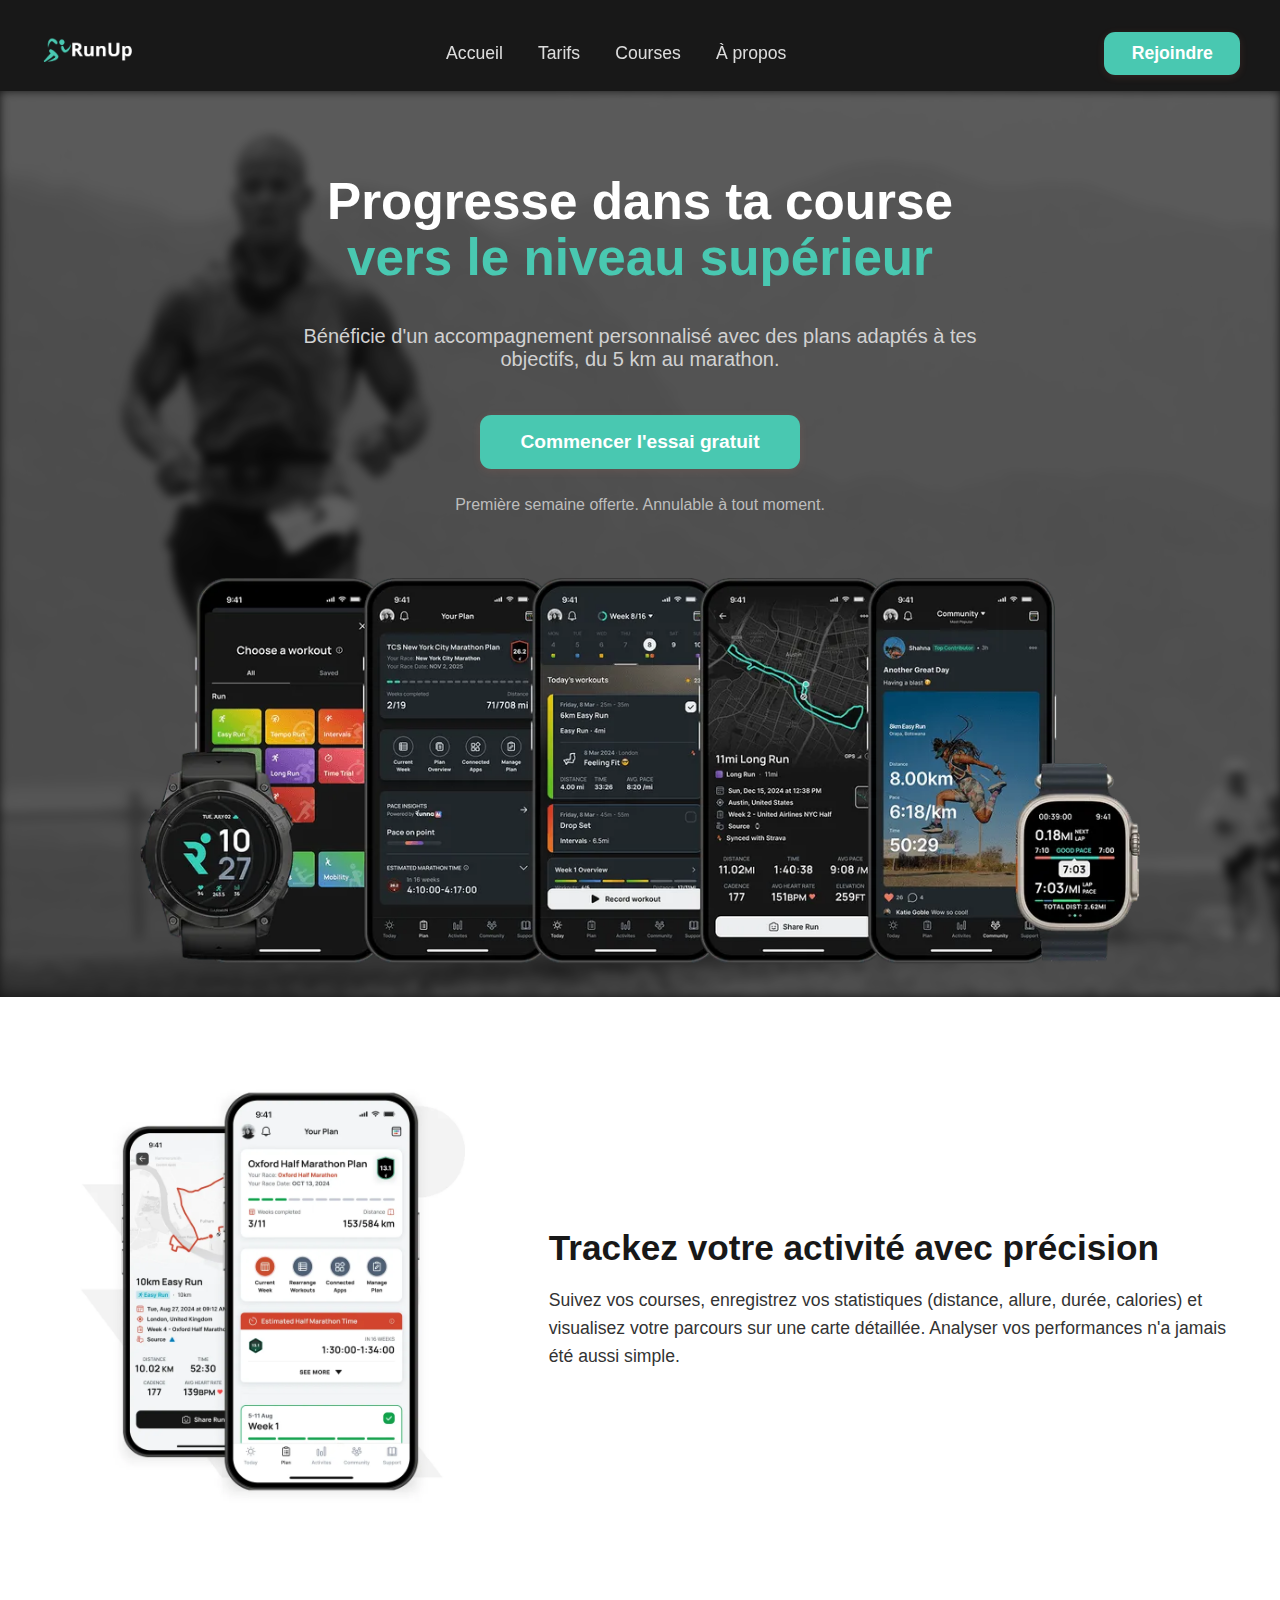
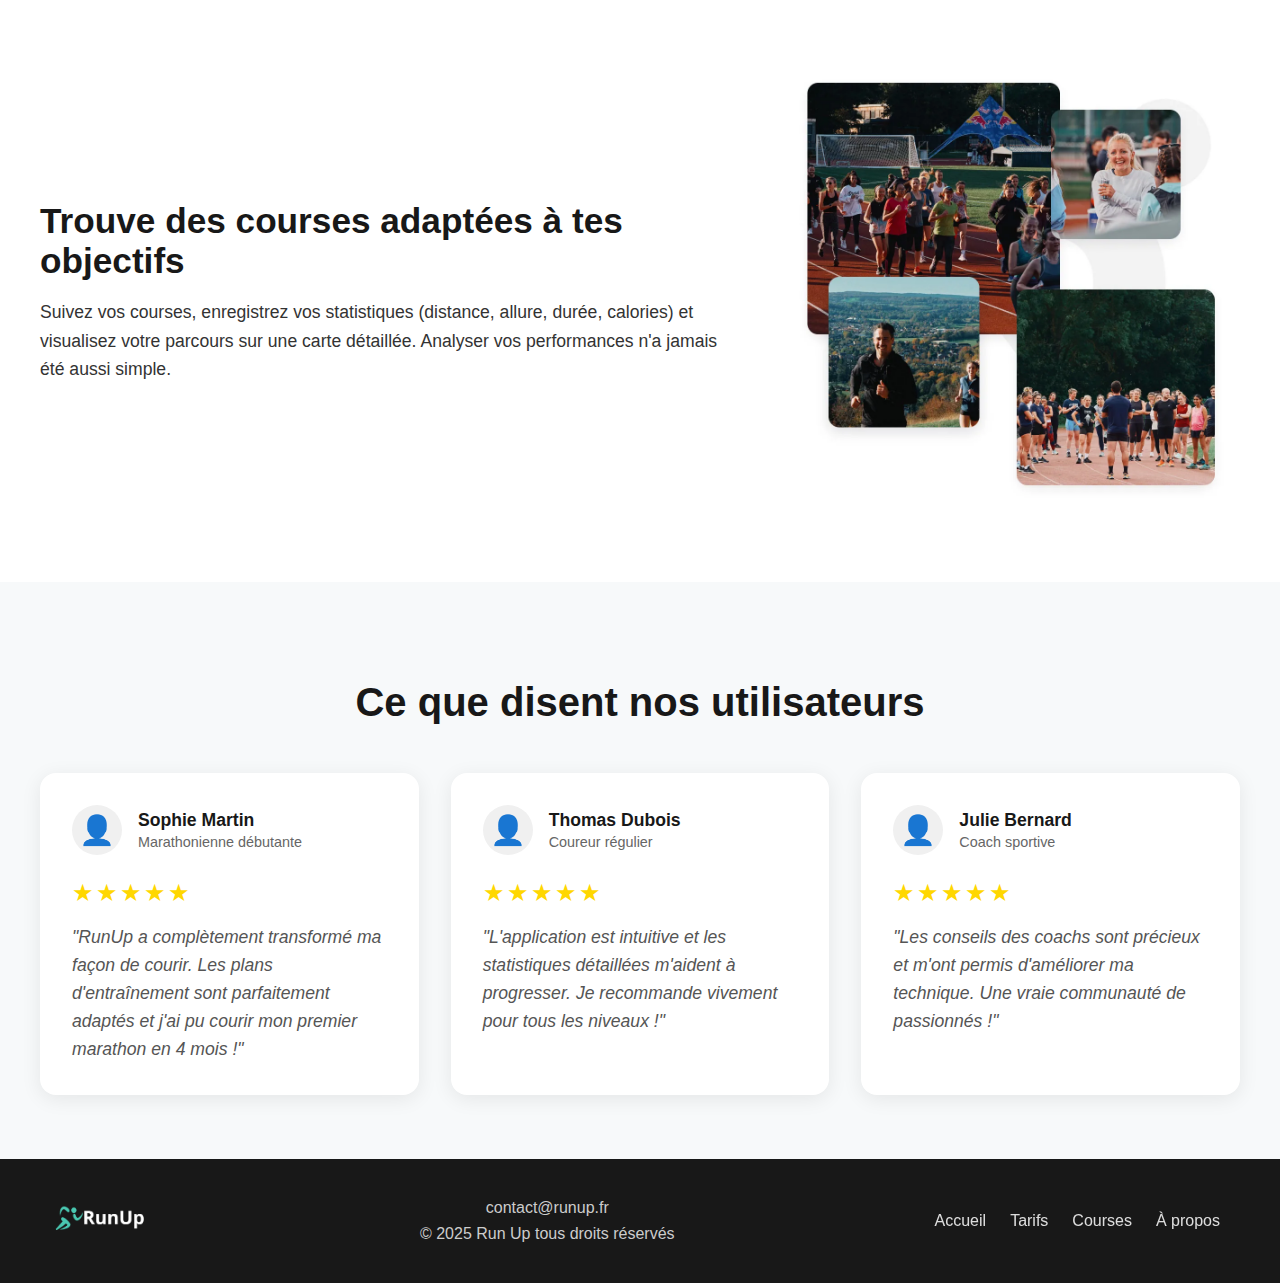
<file: Projet/index.html>
<!DOCTYPE html>
<html lang="fr">
<head>
    <meta charset="UTF-8">
    <meta name="viewport" content="width=device-width, initial-scale=1.0">
    <title>RunUp - L'app de running</title>
    <link rel="stylesheet" href="style.css">
</head>
<body>
    <header>
        <nav class="navbar dark">
            <div class="logo">
                <a href="index.html">
                    <img src="img/logo.png" alt="RunUp Logo" style="max-width: 80%; height: auto; border-radius: 1.2rem;">
                </a>
            </div>
            <ul class="nav-links">
                <li><a href="index.html">Accueil</a></li>
                <li><a href="pricing.html">Tarifs</a></li>
                <li><a href="courses.html">Courses</a></li>
                <li><a href="about.html">À propos</a></li>
            </ul>
            <a href="pricing.html" class="join-btn">Rejoindre</a>
        </nav>
    </header>
    <main>
        <section class="hero dark">
            <h1>Progresse dans ta course<br> <span class="accent">vers le niveau supérieur</span></h1>
            <p class="hero-sub">Bénéficie d'un accompagnement personnalisé avec des plans adaptés à tes objectifs, du 5 km au marathon.</p>
            <a href="pricing.html" class="cta-btn">Commencer l'essai gratuit</a>
            <p class="hero-note">Première semaine offerte. Annulable à tout moment.</p>
            <div class="app-images">
                <img src="img/app_hero.avif" alt="Aperçu de l'application RunUp" style="max-width: 100%; height: auto; border-radius: 1.2rem;">
            </div>
        </section>

        <div class="feature-section-wrapper">
            <section class="feature-section">
                <div class="feature-image">
                    <img src="img/preview_app.webp" alt="Aperçu de l'application RunUp - Suivi d'activité">
                </div>
                <div class="feature-content">
                    <h2>Trackez votre activité avec précision</h2>
                    <p>Suivez vos courses, enregistrez vos statistiques (distance, allure, durée, calories) et visualisez votre parcours sur une carte détaillée. Analyser vos performances n'a jamais été aussi simple.</p>
                </div>
            </section>
        </div>
        <div class="feature-section-wrapper">
            <section class="feature-section">
                <div class="feature-content">
                    <h2>Trouve des courses adaptées à tes objectifs</h2>
                    <p>Suivez vos courses, enregistrez vos statistiques (distance, allure, durée, calories) et visualisez votre parcours sur une carte détaillée. Analyser vos performances n'a jamais été aussi simple.</p>
                </div>
                <div class="feature-image">
                    <img src="img/preview_courses.webp" alt="Aperçu de l'application RunUp - Suivi d'activité">
                </div>
            </section>
        </div>
    </main>

    <section class="testimonials-section">
        <h2 class="section-title">Ce que disent nos utilisateurs</h2>
        <div class="testimonials-container">
            <div class="testimonial-card">
                <div class="testimonial-author">
                    <div class="author-icon">👤</div>
                    <div class="author-info">
                        <h4>Sophie Martin</h4>
                        <p>Marathonienne débutante</p>
                    </div>
                </div>
                <div class="testimonial-content">
                    <div class="stars">★★★★★</div>
                    <p>"RunUp a complètement transformé ma façon de courir. Les plans d'entraînement sont parfaitement adaptés et j'ai pu courir mon premier marathon en 4 mois !"</p>
                </div>
            </div>

            <div class="testimonial-card">
                <div class="testimonial-author">
                    <div class="author-icon">👤</div>
                    <div class="author-info">
                        <h4>Thomas Dubois</h4>
                        <p>Coureur régulier</p>
                    </div>
                </div>
                <div class="testimonial-content">
                    <div class="stars">★★★★★</div>
                    <p>"L'application est intuitive et les statistiques détaillées m'aident à progresser. Je recommande vivement pour tous les niveaux !"</p>
                </div>
            </div>

            <div class="testimonial-card">
                <div class="testimonial-author">
                    <div class="author-icon">👤</div>
                    <div class="author-info">
                        <h4>Julie Bernard</h4>
                        <p>Coach sportive</p>
                    </div>
                </div>
                <div class="testimonial-content">
                    <div class="stars">★★★★★</div>
                    <p>"Les conseils des coachs sont précieux et m'ont permis d'améliorer ma technique. Une vraie communauté de passionnés !"</p>
                </div>
            </div>
        </div>
    </section>

    <footer>
        <nav class="footer-nav">
            <div class="logo">
                <a href="index.html">
                    <img src="img/logo.png" alt="RunUp Logo" style="max-width: 80%; height: auto; border-radius: 1.2rem;">
                </a>
            </div>
            <div class="footer-info">
                <p>contact@runup.fr</p>
                <p>&copy; 2025 Run Up tous droits réservés</p>
            </div>
            <ul class="footer-links">
                <li><a href="index.html">Accueil</a></li>
                <li><a href="pricing.html">Tarifs</a></li>
                <li><a href="courses.html">Courses</a></li>
                <li><a href="about.html">À propos</a></li>
            </ul>
        </nav>
    </footer>
</body>
</html>
</file>
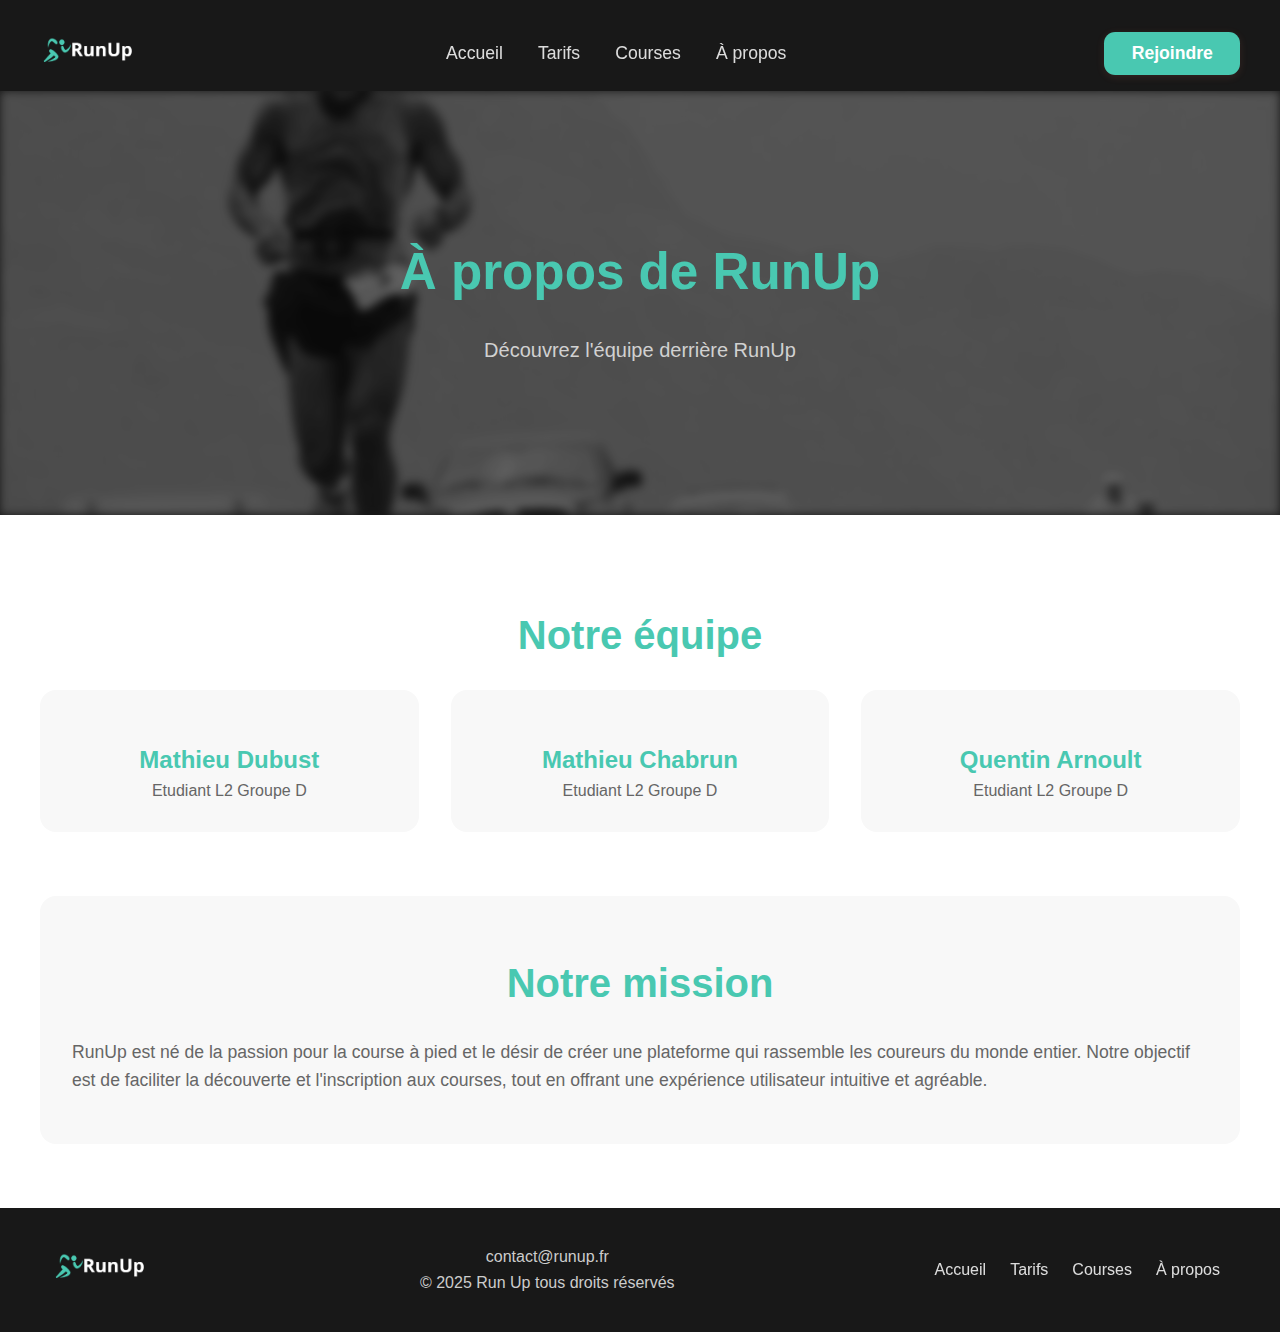
<file: Projet/about.html>
<!DOCTYPE html>
<html lang="fr">
<head>
    <meta charset="UTF-8">
    <meta name="viewport" content="width=device-width, initial-scale=1.0">
    <title>RunUp - À propos</title>
    <link rel="stylesheet" href="style.css">
</head>
<body class="about-html">
    <header>
        <nav class="navbar dark">
            <div class="logo">
                <a href="index.html">
                    <img src="img/logo.png" alt="RunUp Logo" style="max-width: 80%; height: auto; border-radius: 1.2rem;">
                </a>
            </div>
            <ul class="nav-links">
                <li><a href="index.html">Accueil</a></li>
                <li><a href="pricing.html">Tarifs</a></li>
                <li><a href="courses.html">Courses</a></li>
                <li><a href="about.html">À propos</a></li>
            </ul>
            <a href="pricing.html" class="join-btn">Rejoindre</a>
        </nav>
    </header>
    <main>
        <section class="hero dark">
            <h1 class="accent">À propos de RunUp</h1>
            <p class="hero-sub">Découvrez l'équipe derrière RunUp</p>
        </section>

        <div class="about-section-wrapper">
            <section class="about-section">
                <h2>Notre équipe</h2>
                <div class="team-members">
                    <div class="team-member">
                        <h3>Mathieu Dubust</h3>
                        <p>Etudiant L2 Groupe D</p>
                    </div>
                    <div class="team-member">
                        <h3>Mathieu Chabrun</h3>
                        <p>Etudiant L2 Groupe D</p>
                    </div>
                    <div class="team-member">
                        <h3>Quentin Arnoult</h3>
                        <p>Etudiant L2 Groupe D</p>
                    </div>
                </div>
                <div class="about-content">
                    <h2>Notre mission</h2>
                    <p>RunUp est né de la passion pour la course à pied et le désir de créer une plateforme qui rassemble les coureurs du monde entier. Notre objectif est de faciliter la découverte et l'inscription aux courses, tout en offrant une expérience utilisateur intuitive et agréable.</p>
                </div>
            </section>
        </div>
    </main>
    <footer>
        <nav class="footer-nav">
            <div class="logo">
                <a href="index.html">
                    <img src="img/logo.png" alt="RunUp Logo" style="max-width: 80%; height: auto; border-radius: 1.2rem;">
                </a>
            </div>
            <div class="footer-info">
                <p>contact@runup.fr</p>
                <p>&copy; 2025 Run Up tous droits réservés</p>
            </div>
            <ul class="footer-links">
                <li><a href="index.html">Accueil</a></li>
                <li><a href="pricing.html">Tarifs</a></li>
                <li><a href="courses.html">Courses</a></li>
                <li><a href="about.html">À propos</a></li>
            </ul>
        </nav>
    </footer>
    <script src="script.js"></script>
</body>
</html>
</file>
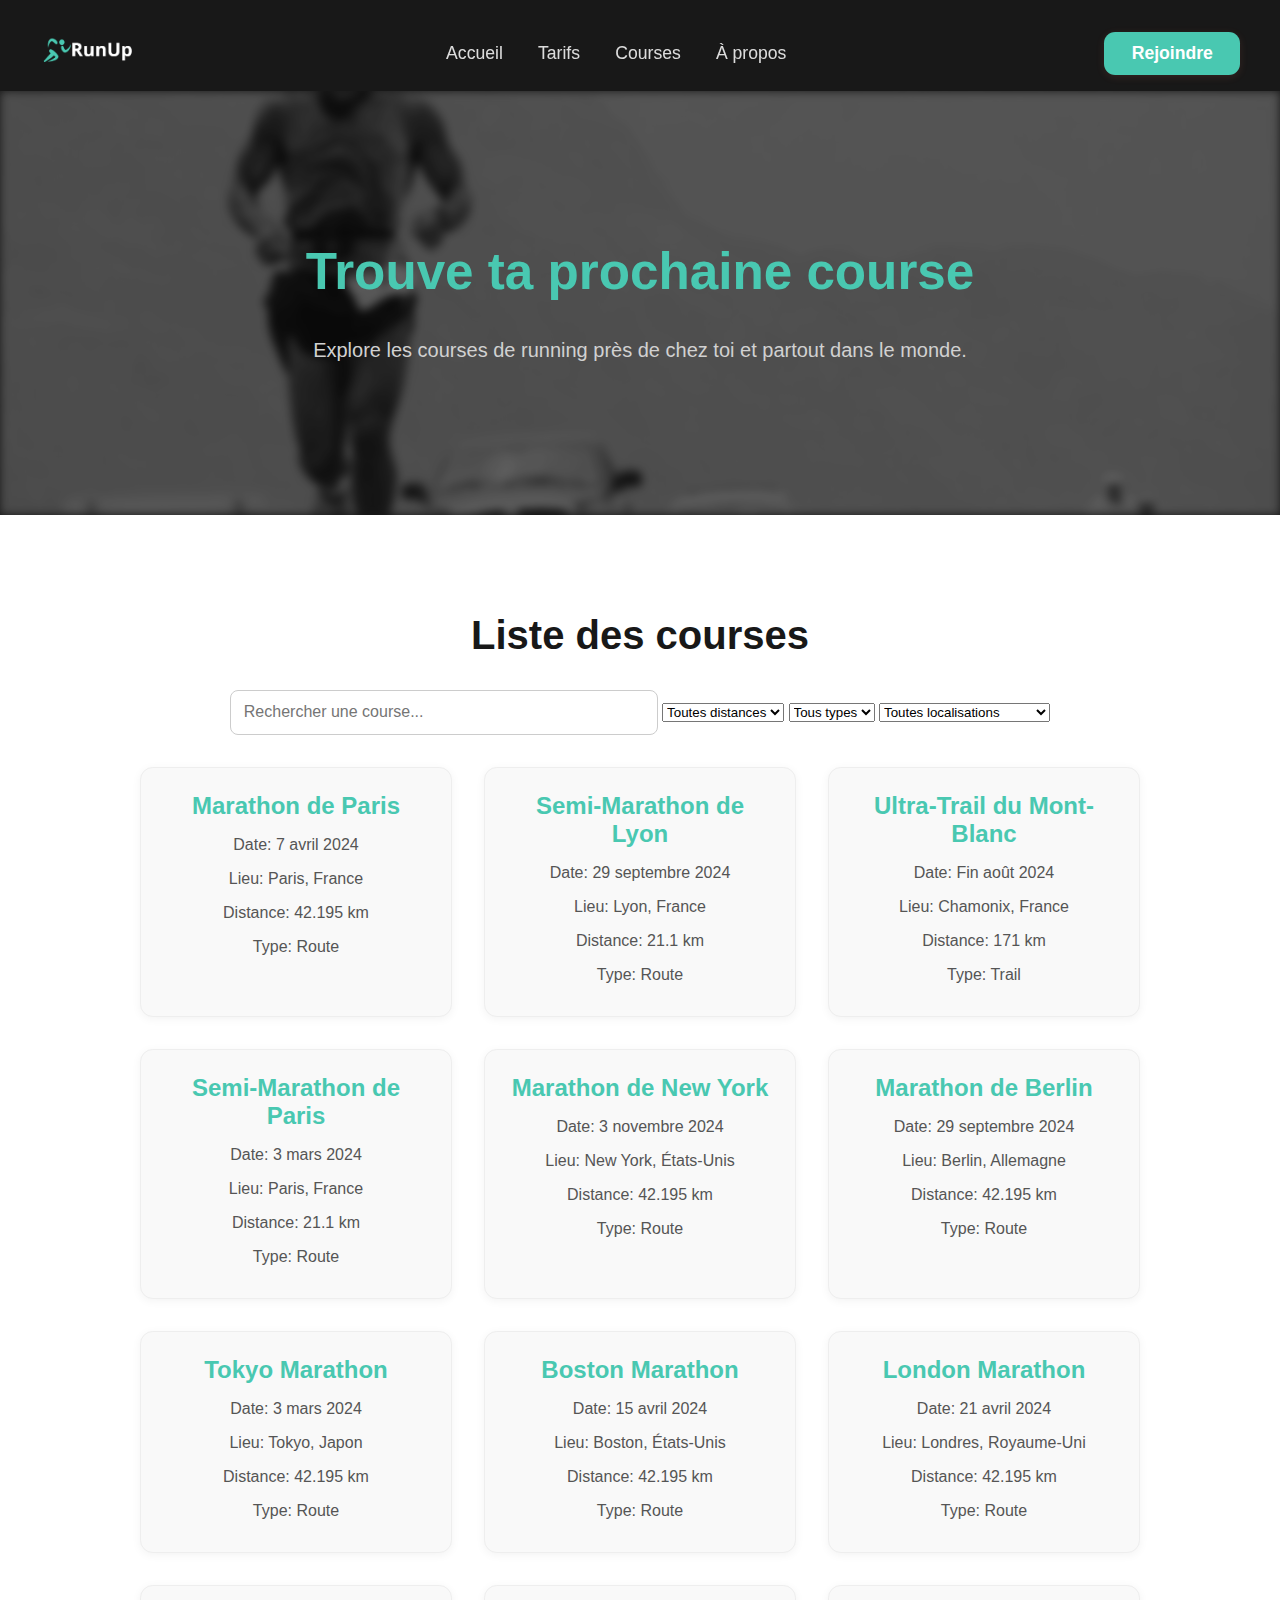
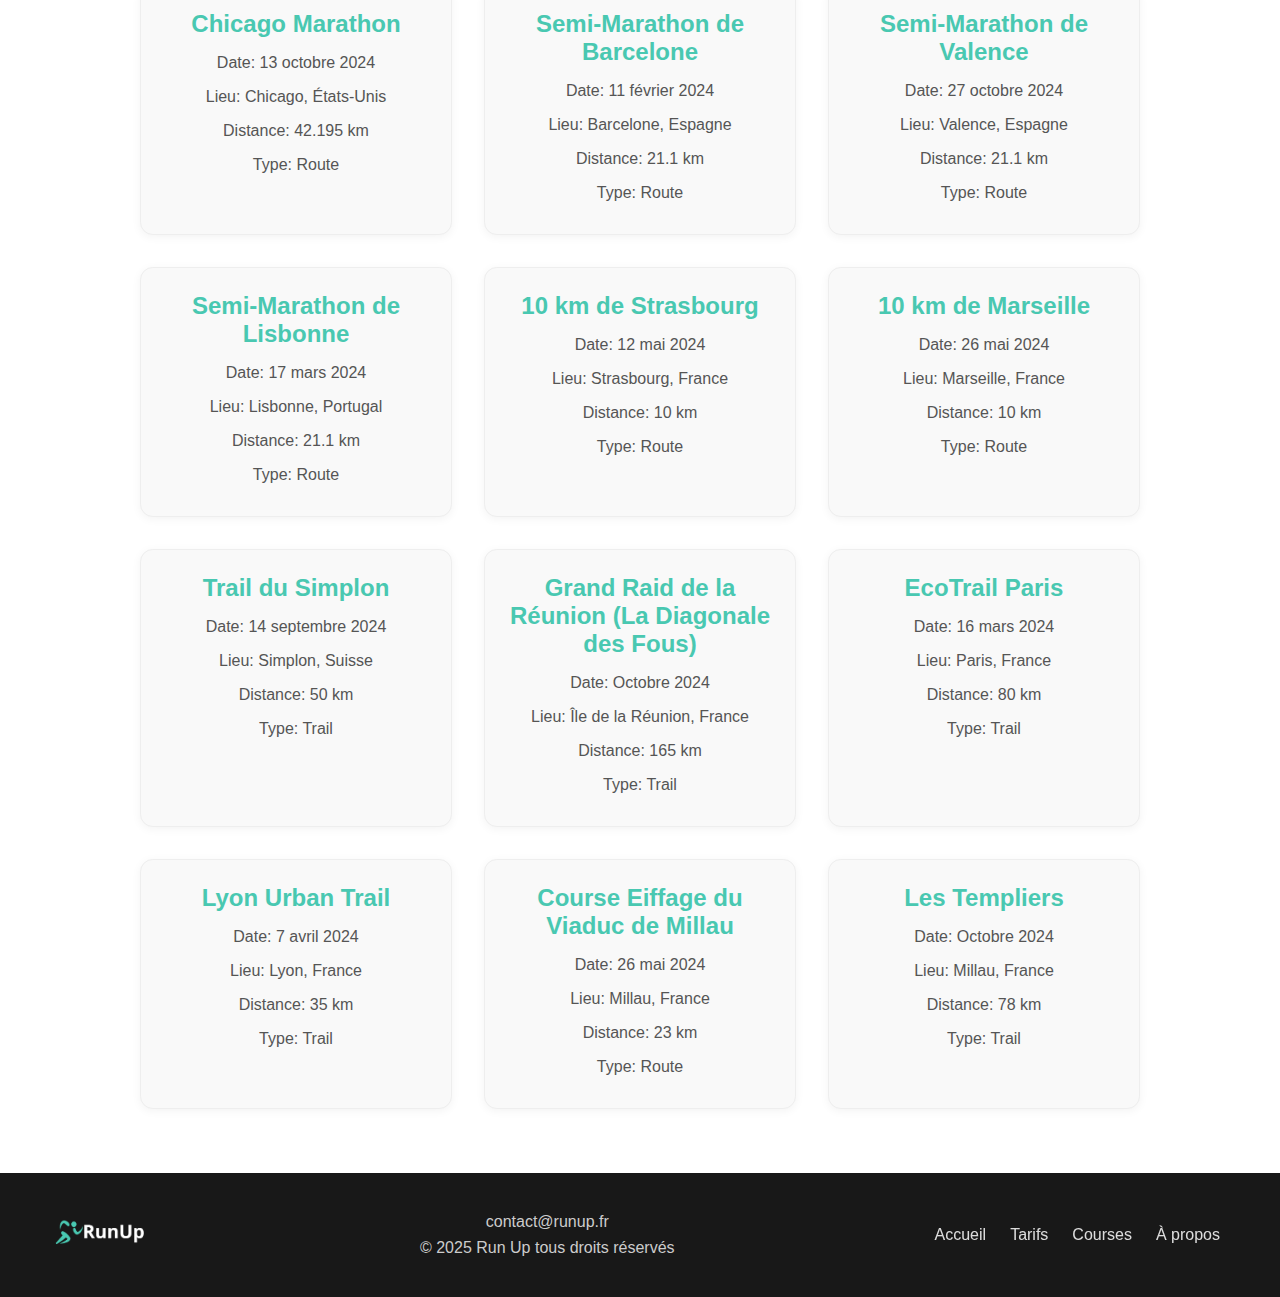
<file: Projet/courses.html>
<!DOCTYPE html>
<html lang="fr">
<head>
    <meta charset="UTF-8">
    <meta name="viewport" content="width=device-width, initial-scale=1.0">
    <title>RunUp - Courses</title>
    <link rel="stylesheet" href="style.css">
</head>
<body class="courses-html">
    <header>
        <nav class="navbar dark">
            <div class="logo">
                <a href="index.html">
                    <img src="img/logo.png" alt="RunUp Logo" style="max-width: 80%; height: auto; border-radius: 1.2rem;">
                </a>
            </div>
            <ul class="nav-links">
                <li><a href="index.html">Accueil</a></li>
                <li><a href="pricing.html">Tarifs</a></li>
                <li><a href="courses.html">Courses</a></li>
                <li><a href="about.html">À propos</a></li>
            </ul>
            <a href="pricing.html" class="join-btn">Rejoindre</a>
        </nav>
    </header>
    <main>
        <section class="hero dark">
            <h1 class="accent">Trouve ta prochaine course</h1>
            <p class="hero-sub">Explore les courses de running près de chez toi et partout dans le monde.</p>
        </section>

        <div class="courses-section-wrapper">
            <section class="courses-section">
                <h2>Liste des courses</h2>
                <div class="filter-controls">
                    <input type="text" id="course-search" placeholder="Rechercher une course...">
                    
                    <select id="distance-filter">
                        <option value="all">Toutes distances</option>
                        <option value="10km">10 km</option>
                        <option value="21km">21.1 km</option>
                        <option value="42km">42.195 km</option>
                        <option value="other">Autres distances</option>
                    </select>

                    <select id="type-filter">
                        <option value="all">Tous types</option>
                        <option value="Route">Route</option>
                        <option value="Trail">Trail</option>
                    </select>

                    <select id="location-filter">
                         <option value="all">Toutes localisations</option>
                        <option value="Paris, France">Paris, France</option>
                        <option value="Lyon, France">Lyon, France</option>
                        <option value="Chamonix, France">Chamonix, France</option>
                        <option value="New York, États-Unis">New York, États-Unis</option>
                        <option value="Berlin, Allemagne">Berlin, Allemagne</option>
                        <option value="Tokyo, Japon">Tokyo, Japon</option>
                        <option value="Boston, États-Unis">Boston, États-Unis</option>
                        <option value="Londres, Royaume-Uni">Londres, Royaume-Uni</option>
                        <option value="Chicago, États-Unis">Chicago, États-Unis</option>
                        <option value="Barcelone, Espagne">Barcelone, Espagne</option>
                        <option value="Valence, Espagne">Valence, Espagne</option>
                        <option value="Lisbonne, Portugal">Lisbonne, Portugal</option>
                        <option value="Strasbourg, France">Strasbourg, France</option>
                        <option value="Marseille, France">Marseille, France</option>
                        <option value="Simplon, Suisse">Simplon, Suisse</option>
                        <option value="Île de la Réunion, France">Île de la Réunion, France</option>
                        <option value="Millau, France">Millau, France</option>
                    </select>

                </div>
                <div class="courses-list">
                    <div class="course-item">
                        <h3>Marathon de Paris</h3>
                        <p>Date: 7 avril 2024</p>
                        <p>Lieu: Paris, France</p>
                        <p>Distance: 42.195 km</p>
                        <p>Type: Route</p>
                    </div>
                    <div class="course-item">
                        <h3>Semi-Marathon de Lyon</h3>
                        <p>Date: 29 septembre 2024</p>
                        <p>Lieu: Lyon, France</p>
                        <p>Distance: 21.1 km</p>
                        <p>Type: Route</p>
                    </div>
                    <div class="course-item">
                        <h3>Ultra-Trail du Mont-Blanc</h3>
                        <p>Date: Fin août 2024</p>
                        <p>Lieu: Chamonix, France</p>
                        <p>Distance: 171 km</p>
                        <p>Type: Trail</p>
                    </div>
                    <div class="course-item">
                        <h3>Semi-Marathon de Paris</h3>
                        <p>Date: 3 mars 2024</p>
                        <p>Lieu: Paris, France</p>
                        <p>Distance: 21.1 km</p>
                        <p>Type: Route</p>
                    </div>
                     <div class="course-item">
                        <h3>Marathon de New York</h3>
                        <p>Date: 3 novembre 2024</p>
                        <p>Lieu: New York, États-Unis</p>
                        <p>Distance: 42.195 km</p>
                        <p>Type: Route</p>
                    </div>
                    <div class="course-item">
                        <h3>Marathon de Berlin</h3>
                        <p>Date: 29 septembre 2024</p>
                        <p>Lieu: Berlin, Allemagne</p>
                        <p>Distance: 42.195 km</p>
                        <p>Type: Route</p>
                    </div>
                     <div class="course-item">
                        <h3>Tokyo Marathon</h3>
                        <p>Date: 3 mars 2024</p>
                        <p>Lieu: Tokyo, Japon</p>
                        <p>Distance: 42.195 km</p>
                        <p>Type: Route</p>
                    </div>
                     <div class="course-item">
                        <h3>Boston Marathon</h3>
                        <p>Date: 15 avril 2024</p>
                        <p>Lieu: Boston, États-Unis</p>
                        <p>Distance: 42.195 km</p>
                        <p>Type: Route</p>
                    </div>
                     <div class="course-item">
                        <h3>London Marathon</h3>
                        <p>Date: 21 avril 2024</p>
                        <p>Lieu: Londres, Royaume-Uni</p>
                        <p>Distance: 42.195 km</p>
                        <p>Type: Route</p>
                    </div>
                     <div class="course-item">
                        <h3>Chicago Marathon</h3>
                        <p>Date: 13 octobre 2024</p>
                        <p>Lieu: Chicago, États-Unis</p>
                        <p>Distance: 42.195 km</p>
                        <p>Type: Route</p>
                    </div>
                    <div class="course-item">
                        <h3>Semi-Marathon de Barcelone</h3>
                        <p>Date: 11 février 2024</p>
                        <p>Lieu: Barcelone, Espagne</p>
                        <p>Distance: 21.1 km</p>
                        <p>Type: Route</p>
                    </div>
                     <div class="course-item">
                        <h3>Semi-Marathon de Valence</h3>
                        <p>Date: 27 octobre 2024</p>
                        <p>Lieu: Valence, Espagne</p>
                        <p>Distance: 21.1 km</p>
                        <p>Type: Route</p>
                    </div>
                     <div class="course-item">
                        <h3>Semi-Marathon de Lisbonne</h3>
                        <p>Date: 17 mars 2024</p>
                        <p>Lieu: Lisbonne, Portugal</p>
                        <p>Distance: 21.1 km</p>
                        <p>Type: Route</p>
                    </div>
                     <div class="course-item">
                        <h3>10 km de Strasbourg</h3>
                        <p>Date: 12 mai 2024</p>
                        <p>Lieu: Strasbourg, France</p>
                        <p>Distance: 10 km</p>
                        <p>Type: Route</p>
                    </div>
                     <div class="course-item">
                        <h3>10 km de Marseille</h3>
                        <p>Date: 26 mai 2024</p>
                        <p>Lieu: Marseille, France</p>
                        <p>Distance: 10 km</p>
                        <p>Type: Route</p>
                    </div>
                    <div class="course-item">
                        <h3>Trail du Simplon</h3>
                        <p>Date: 14 septembre 2024</p>
                        <p>Lieu: Simplon, Suisse</p>
                        <p>Distance: 50 km</p>
                        <p>Type: Trail</p>
                    </div>
                     <div class="course-item">
                        <h3>Grand Raid de la Réunion (La Diagonale des Fous)</h3>
                        <p>Date: Octobre 2024</p>
                        <p>Lieu: Île de la Réunion, France</p>
                        <p>Distance: 165 km</p>
                        <p>Type: Trail</p>
                    </div>
                    <div class="course-item">
                        <h3>EcoTrail Paris</h3>
                        <p>Date: 16 mars 2024</p>
                        <p>Lieu: Paris, France</p>
                        <p>Distance: 80 km</p>
                        <p>Type: Trail</p>
                    </div>
                     <div class="course-item">
                        <h3>Lyon Urban Trail</h3>
                        <p>Date: 7 avril 2024</p>
                        <p>Lieu: Lyon, France</p>
                        <p>Distance: 35 km</p>
                        <p>Type: Trail</p>
                    </div>
                     <div class="course-item">
                        <h3>Course Eiffage du Viaduc de Millau</h3>
                        <p>Date: 26 mai 2024</p>
                        <p>Lieu: Millau, France</p>
                        <p>Distance: 23 km</p>
                        <p>Type: Route</p>
                    </div>
                     <div class="course-item">
                        <h3>Les Templiers</h3>
                        <p>Date: Octobre 2024</p>
                        <p>Lieu: Millau, France</p>
                        <p>Distance: 78 km</p>
                        <p>Type: Trail</p>
                    </div>
                </div>
            </section>
        </div>
    </main>
    <footer>
        <nav class="footer-nav">
            <div class="logo">
                <a href="index.html">
                    <img src="img/logo.png" alt="RunUp Logo" style="max-width: 80%; height: auto; border-radius: 1.2rem;">
                </a>
            </div>
            <div class="footer-info">
                <p>contact@runup.fr</p>
                <p>&copy; 2025 Run Up tous droits réservés</p>
            </div>
            <ul class="footer-links">
                <li><a href="index.html">Accueil</a></li>
                <li><a href="pricing.html">Tarifs</a></li>
                <li><a href="courses.html">Courses</a></li>
                <li><a href="about.html">À propos</a></li>
            </ul>
        </nav>
    </footer>
    <script src="script.js"></script>
</body>
</html>
</file>
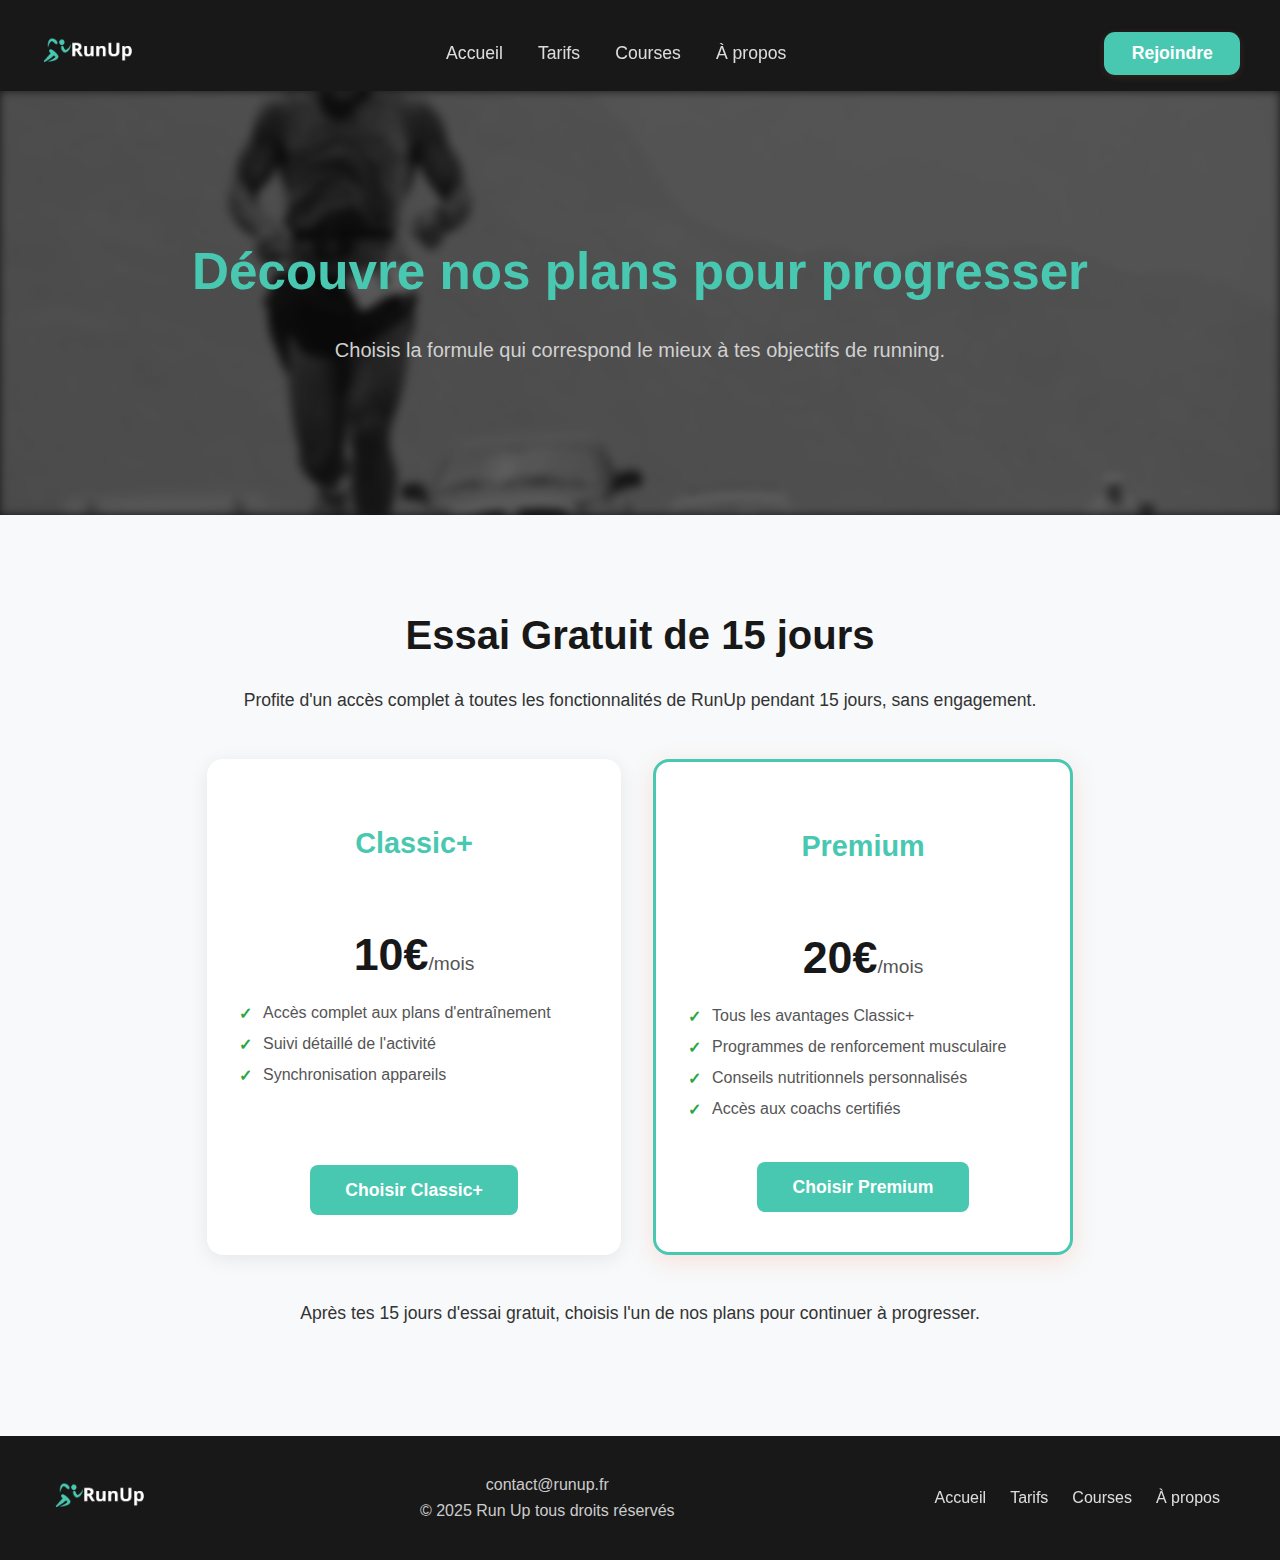
<file: Projet/pricing.html>
<!DOCTYPE html>
<html lang="fr">
<head>
    <meta charset="UTF-8">
    <meta name="viewport" content="width=device-width, initial-scale=1.0">
    <title>RunUp - Nos Tarifs</title>
    <link rel="stylesheet" href="style.css">
</head>
<body class="pricing-html">
    <header>
        <nav class="navbar dark">
            <div class="logo">
                <a href="index.html">
                    <img src="img/logo.png" alt="RunUp Logo" style="max-width: 80%; height: auto; border-radius: 1.2rem;">
                </a>
            </div>
            <ul class="nav-links">
                <li><a href="index.html">Accueil</a></li>
                <li><a href="pricing.html">Tarifs</a></li>
                <li><a href="courses.html">Courses</a></li>
                <li><a href="about.html">À propos</a></li>
            </ul>
            <a href="pricing.html" class="join-btn">Rejoindre</a>
        </nav>
    </header>
    <main>
        <section class="hero dark">
            <h1 class="accent">Découvre nos plans pour progresser</h1>
            <p class="hero-sub">Choisis la formule qui correspond le mieux à tes objectifs de running.</p>
        </section>

        <div class="pricing-section-wrapper">
            <section class="pricing-section">
                <h2>Essai Gratuit de 15 jours</h2>
                <p>Profite d'un accès complet à toutes les fonctionnalités de RunUp pendant 15 jours, sans engagement.</p>
                
                <div class="pricing-plans">
                    <div class="plan-card">
                        <h3>Classic+</h3>
                        <p class="price">10€<span>/mois</span></p>
                        <ul>
                            <li>Accès complet aux plans d'entraînement</li>
                            <li>Suivi détaillé de l'activité</li>
                            <li>Synchronisation appareils</li>
                        </ul>
                        <a href="register.html" class="plan-btn">Choisir Classic+</a>
                    </div>
                    <div class="plan-card featured">
                        <h3>Premium</h3>
                        <p class="price">20€<span>/mois</span></p>
                         <ul>
                            <li>Tous les avantages Classic+</li>
                            <li>Programmes de renforcement musculaire</li>
                            <li>Conseils nutritionnels personnalisés</li>
                            <li>Accès aux coachs certifiés</li>
                        </ul>
                        <a href="register.html" class="plan-btn">Choisir Premium</a>
                    </div>
                </div>
                <p class="trial-info">Après tes 15 jours d'essai gratuit, choisis l'un de nos plans pour continuer à progresser.</p>
            </section>
        </div>
    </main>
    <footer>
        <nav class="footer-nav">
            <div class="logo">
                <a href="index.html">
                    <img src="img/logo.png" alt="RunUp Logo" style="max-width: 80%; height: auto; border-radius: 1.2rem;">
                </a>
            </div>
            <div class="footer-info">
                <p>contact@runup.fr</p>
                <p>&copy; 2025 Run Up tous droits réservés</p>
            </div>
            <ul class="footer-links">
                <li><a href="index.html">Accueil</a></li>
                <li><a href="pricing.html">Tarifs</a></li>
                <li><a href="courses.html">Courses</a></li>
                <li><a href="about.html">À propos</a></li>
            </ul>
        </nav>
    </footer>
</body>
</html>
</file>
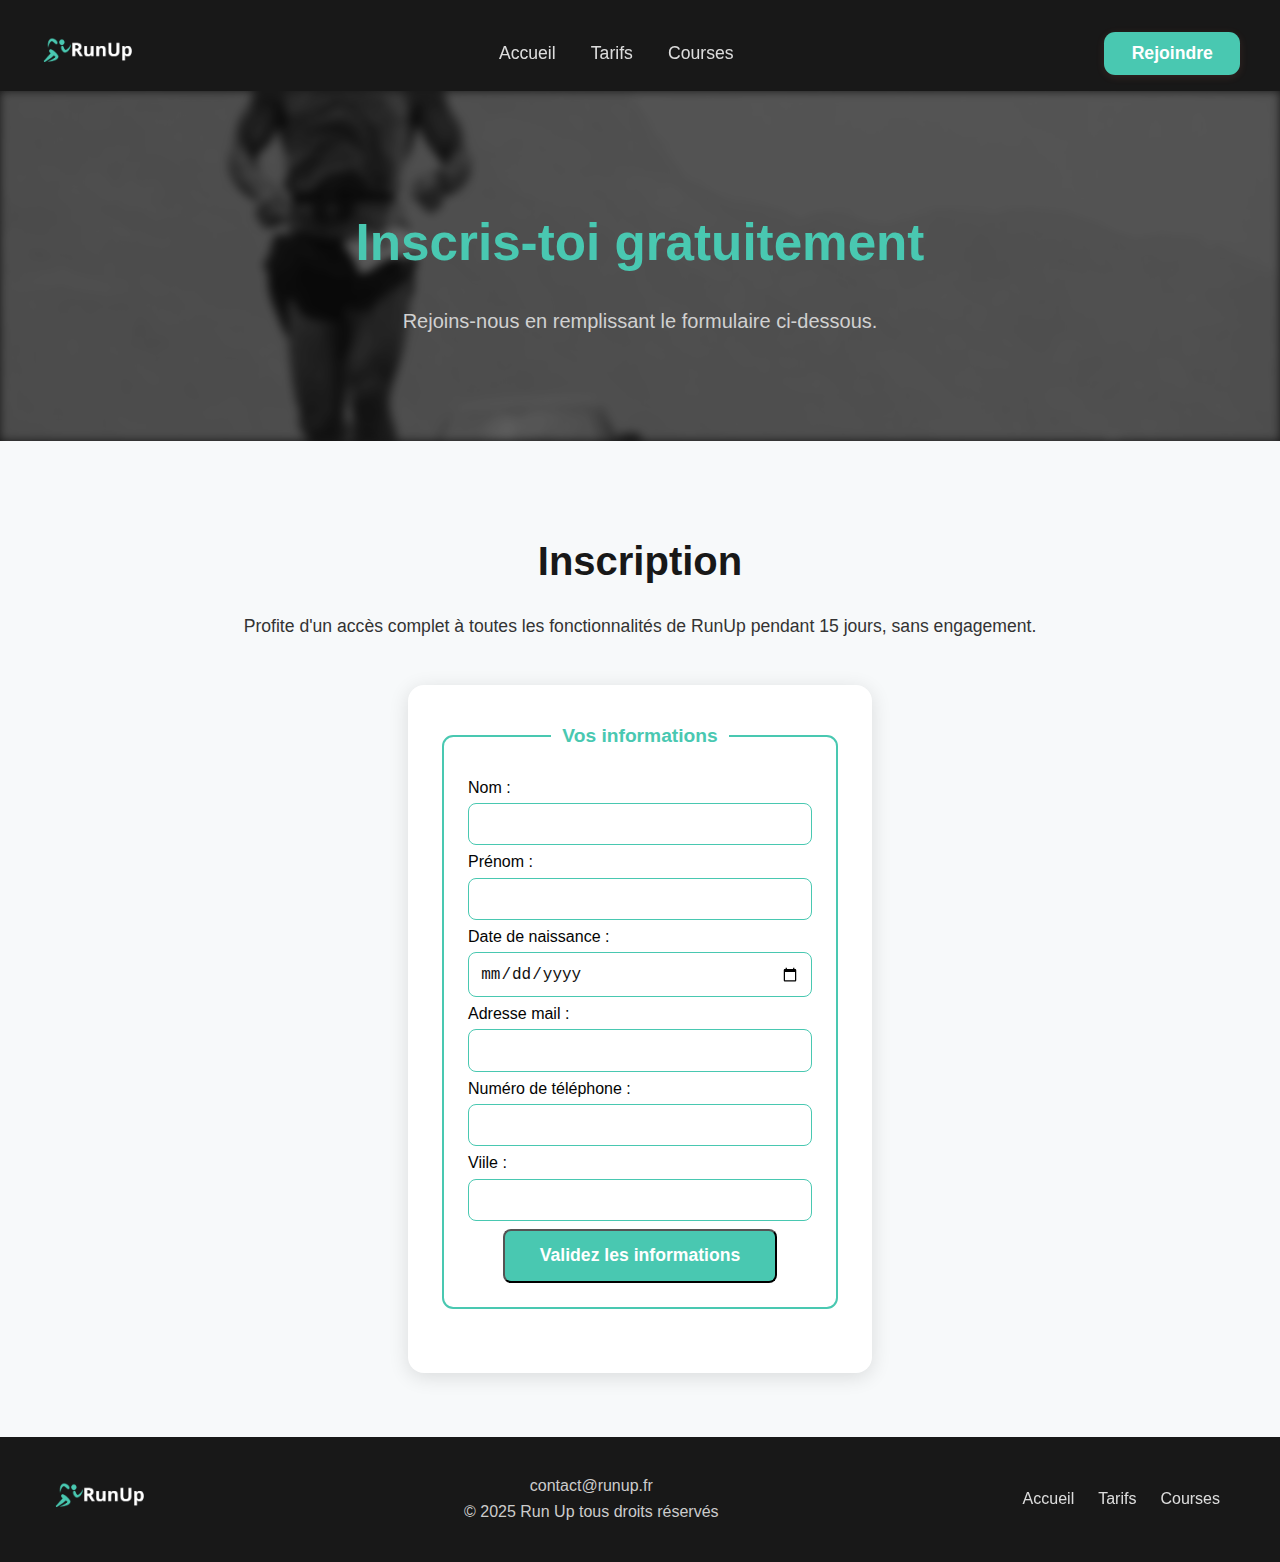
<file: Projet/register.html>
<!DOCTYPE html>
<html lang="fr">
<head>
    <meta charset="UTF-8">
    <meta name="viewport" content="width=device-width, initial-scale=1.0">
    <title>Inscription - RunUp</title>
    <link rel="stylesheet" href="style.css">
</head>
<body>
    <header>
        <nav class="navbar dark">
            <div class="logo">
                <a href="index.html">
                    <img src="img/logo.png" alt="RunUp Logo" style="max-width: 80%; height: auto; border-radius: 1.2rem;">
                </a>
            </div>
            <ul class="nav-links">
                <li><a href="index.html">Accueil</a></li>
                <li><a href="pricing.html">Tarifs</a></li>
                <li><a href="courses.html">Courses</a></li>
            </ul>
            <a href="pricing.html" class="join-btn">Rejoindre</a>
        </nav>
    </header>
    <main>
        <section class="hero light" style="min-height: 30vh;">
          <h1 class="accent">Inscris-toi gratuitement</h1>
          <p class="hero-sub">Rejoins-nous en remplissant le formulaire ci-dessous.</p>
        </section>
        <div class="form-section-wrapper">
          <section class="pricing-section"">
            <h2>Inscription</h2>
            <p>Profite d'un accès complet à toutes les fonctionnalités de RunUp pendant 15 jours, sans engagement.</p>
            <form method="post" name="Quiz" action="#" class="box white-box" id="QuizId" onsubmit="return handleForm(event);">
              <fieldset id="informations">
                <legend>Vos informations</legend>
                <div class="form-group">
                  <label for="nom">Nom :</label>
                  <input type="text" id="nom" name="nom" required>
                </div>
                <div class="form-group">
                  <label for="prenom">Prénom :</label>
                  <input type="text" id="prenom" name="prenom" required>
                </div>
                <div class="form-group">
                  <label for="naissance">Date de naissance :</label>
                  <input type="date" id="naissance" name="naissance" required>
                </div>
                <div class="form-group">
                  <label for="email">Adresse mail :</label>
                  <input type="email" id="email" name="email" required>
                </div>
                <div class="form-group">
                  <label for="telephone">Numéro de téléphone :</label>
                  <input type="tel" id="telephone" name="telephone" required>
                </div>
                <div class="form-group">
                  <label for="ville">Viile :</label>
                  <input type="ville" id="ville" name="ville" required>
                </div>
                  <input type="submit" id="startBtn" class="plan-btn" value="Validez les informations" />
              </fieldset>
            </form>
          </section>
        </div>
      </main>
      <footer>
        <nav class="footer-nav">
            <div class="logo">
                <a href="index.html">
                    <img src="img/logo.png" alt="RunUp Logo" style="max-width: 80%; height: auto; border-radius: 1.2rem;">
                </a>
            </div>
            <div class="footer-info">
                <p>contact@runup.fr</p>
                <p>&copy; 2025 Run Up tous droits réservés</p>
            </div>
            <ul class="footer-links">
                <li><a href="index.html">Accueil</a></li>
                <li><a href="pricing.html">Tarifs</a></li>
                <li><a href="courses.html">Courses</a></li>
            </ul>
        </nav>
    </footer>
</body>
</html>
</file>
<file: Projet/style.css>
body {
    margin: 0;
    font-family: 'Segoe UI', Arial, sans-serif;
    background: #181818;
    color: #fff;
}

header {
    background: transparent;
    position: relative;
    z-index: 100;
}

.navbar {
    display: flex;
    justify-content: space-between;
    align-items: center;
    max-width: 1300px;
    margin: 0 auto;
    padding: 2rem 2.5rem 1rem 2.5rem;
}

.logo {
    flex: 0 0 120px; 
    display: flex;
    align-items: center;
}

.logo img {
    width: 100%;
    height: auto;
    border-radius: 1.2rem;
}

.nav-links {
    list-style: none;
    display: flex;
    gap: 2.2rem;
    margin: 0;
    padding: 0;
}

.nav-links a {
    text-decoration: none;
    color: #fff;
    font-weight: 500;
    font-size: 1.1rem;
    transition: color 0.2s;
    opacity: 0.85;
}

.nav-links a:hover {
    color: #49c8b1;
    opacity: 1;
}

.join-btn {
    background: #49c8b1;
    color: #fff;
    padding: 0.7rem 1.7rem;
    border-radius: 0.7rem;
    font-weight: bold;
    font-size: 1.1rem;
    text-decoration: none;
    margin-left: 2rem;
    transition: background 0.2s;
    box-shadow: 0 2px 8px rgba(255,126,99,0.12);
}

.join-btn:hover {
    background: #49c8b1;
}

.hero {
    display: flex;
    flex-direction: column;
    align-items: center;
    justify-content: center;
    min-height: 80vh;
    background: #181818;
    text-align: center;
    padding: 3rem 1rem 2rem 1rem;
    position: relative;
    overflow: hidden;
}

.pricing-html .hero{
    min-height: 40vh; 
    padding: 2rem 1rem;
}

.courses-html .hero {
    min-height: 40vh;
    padding: 2rem 1rem;
}

.about-html .hero {
    min-height: 40vh;
    padding: 2rem 1rem;
}

.hero::before {
    content: '';
    position: absolute;
    top: 0;
    left: 0;
    width: 100%;
    height: 100%;
    background-image: url('img/background_hero.jpg');
    background-size: cover;
    background-position: center;
    filter: blur(5px) grayscale(100%) brightness(0.5);
    opacity: 0.7;
    z-index: 0;
}

.hero h1,
.hero-sub,
.cta-btn,
.hero-note,
.app-images {
    position: relative;
    z-index: 1;
}

.hero h1 {
    font-size: 3.2rem;
    font-weight: 700;
    margin-bottom: 1.2rem;
    color: #fff;
    line-height: 1.1;
}

.hero .accent {
    color: #49c8b1;
}

.hero-sub {
    font-size: 1.25rem;
    color: #d1d1d1;
    margin-bottom: 2.2rem;
    max-width: 700px;
    margin-left: auto;
    margin-right: auto;
}

.cta-btn {
    display: inline-block;
    background: #49c8b1;
    color: #fff;
    padding: 1rem 2.5rem;
    border-radius: 0.7rem;
    font-size: 1.2rem;
    font-weight: bold;
    text-decoration: none;
    margin-bottom: 0.7rem;
    margin-top: 0.5rem;
    box-shadow: 0 2px 8px rgba(255,126,99,0.12);
    transition: background 0.2s;
}

.cta-btn:hover {
    background: #49c8b1;
}

.hero-note {
    color: #bdbdbd;
    font-size: 1rem;
    margin-bottom: 2.5rem;
}

.app-images {
    display: flex;
    gap: 1.2rem;
    justify-content: center;
    align-items: flex-end;
    margin-top: 1.5rem;
}

.app-images img {
    width: 1200px;
    max-width: 100vw;
    height: auto;
    border-radius: 1.2rem;
    background: none;
    box-shadow: none;
}

@media (max-width: 1400px) {
    .app-images img {
        width: 1000px;
    }
}

@media (max-width: 1200px) {
    .app-images img {
        width: 800px;
    }
}

@media (max-width: 900px) {
    .navbar {
        flex-direction: column;
        gap: 1.2rem;
        padding: 1.5rem 1rem 1rem 1rem;
    }
    .app-images img {
        width: 600px;
    }
    .hero h1 {
        font-size: 2.1rem;
    }
}

@media (max-width: 600px) {
    .navbar {
        flex-direction: column;
        gap: 0.7rem;
        padding: 1rem 0.5rem 0.5rem 0.5rem;
    }
    .hero {
        padding: 2rem 0.2rem 1rem 0.2rem;
    }
    .hero h1 {
        font-size: 1.3rem;
    }
    .app-images img {
        width: 400px;
    }
}

@media (max-width: 400px) {
    .app-images img {
        width: 300px;
    }
}

.feature-section-wrapper {
    background-color: #fff;
    padding: 4rem 0;
}

.feature-section {
    display: flex;
    align-items: center;
    max-width: 1200px;
    margin: 0 auto;
    padding: 0 2rem;
    gap: 3rem;
    flex-wrap: wrap;
    justify-content: center;
    background-color: transparent;
    border-radius: 0;
    box-shadow: none;
}

.feature-image {
    flex: 1;
    min-width: 300px;
    text-align: center;
}

.feature-image img {
    max-width: 100%;
    height: auto;
    border-radius: 1rem;
}

.feature-content {
    flex: 1.5;
    min-width: 300px;
}

.feature-content h2 {
    font-size: 2.2rem;
    color: #181818;
    margin-bottom: 1rem;
}

.feature-content p {
    font-size: 1.1rem;
    color: #333;
    line-height: 1.6;
}

@media (max-width: 768px) {
    .feature-section {
        flex-direction: column;
        text-align: center;
        padding: 1.5rem;
    }
    .feature-image,
    .feature-content {
        flex: none;
        width: 100%;
    }
    .feature-image img {
        max-width: 80%;
    }
    .feature-section-wrapper {
        padding: 2rem 0;
    }
    .feature-section {
        padding: 0 1rem;
    }
}

.pricing-section-wrapper {
    background-color: #f7f9fa;
    padding: 4rem 0;
    color: #222; 
}

.pricing-section {
    max-width: 1000px;
    margin: 0 auto;
    padding: 0 1rem;
    text-align: center;
}

.pricing-section h2 {
    font-size: 2.5rem;
    color: #181818;
    margin-bottom: 2rem;
}

.pricing-section p {
    font-size: 1.1rem;
    color: #333;
    margin-bottom: 3rem;
}

.pricing-plans {
    display: flex;
    justify-content: center;
    gap: 2rem;
    flex-wrap: wrap;
}

.plan-card {
    background-color: #fff;
    border-radius: 1rem;
    padding: 2.5rem 2rem;
    box-shadow: 0 4px 20px rgba(0,0,0,0.08);
    flex: 1;
    min-width: 280px;
    max-width: 350px;
    display: flex;
    flex-direction: column;
    align-items: center;
    transition: transform 0.3s ease, box-shadow 0.3s ease;
}

.plan-card:hover {
    transform: translateY(-10px);
    box-shadow: 0 8px 30px rgba(0,0,0,0.15);
}

.plan-card.featured {
    border: 3px solid #49c8b1;
    box-shadow: 0 6px 25px rgba(255,126,99,0.2);
}

.plan-card h3 {
    font-size: 1.8rem;
    color: #49c8b1;
    margin-bottom: 1.5rem;
}

.plan-card .price {
    font-size: 2.8rem;
    font-weight: bold;
    color: #181818;
    margin-bottom: 1.5rem;
}

.plan-card .price span {
    font-size: 1.2rem;
    font-weight: normal;
    color: #555;
}

.plan-card ul {
    list-style: none;
    padding: 0;
    margin: 0 0 2rem 0;
    text-align: left;
    width: 100%;
}

.plan-card ul li {
    margin-bottom: 0.8rem;
    color: #555;
    position: relative;
    padding-left: 1.5rem;
}

.plan-card ul li::before {
    content: '\2713';
    color: #28a745;
    font-weight: bold;
    position: absolute;
    left: 0;
}

.plan-btn {
    display: inline-block;
    background: #49c8b1;
    color: #fff;
    padding: 0.9rem 2.2rem;
    border-radius: 0.5rem;
    font-size: 1.1rem;
    font-weight: bold;
    text-decoration: none;
    margin-top: auto;
    transition: background 0.2s;
}

.plan-btn:hover {
    background: #49c8b1;
}

.plan-card.featured .plan-btn {
    background: #49c8b1;
}

.plan-card.featured .plan-btn:hover {
    background: #49c8b1;
}

.trial-info {
    margin-top: 3rem;
    font-size: 1rem;
    color: #555;
}

@media (max-width: 768px) {
    .pricing-plans {
        flex-direction: column;
        align-items: center;
    }
    .plan-card {
        width: 80%;
        max-width: 350px;
    }
    .pricing-section h2 {
        font-size: 2rem;
    }
    .pricing-section p {
        font-size: 1rem;
    }
}

.courses-section-wrapper {
    background-color: #fff;
    padding: 4rem 0;
    color: #222;
}

.courses-section {
    max-width: 1000px;
    margin: 0 auto;
    padding: 0 1rem;
    text-align: center;
}

.courses-section h2 {
    font-size: 2.5rem;
    color: #181818;
    margin-bottom: 2rem;
    text-align: center;
}

.filter-controls {
    margin-bottom: 2rem;
    text-align: center;
}

.filter-controls input[type="text"] {
    padding: 0.8rem;
    border: 1px solid #ccc;
    border-radius: 0.5rem;
    font-size: 1rem;
    width: 80%;
    max-width: 400px;
}

.courses-list {
    display: grid;
    grid-template-columns: repeat(auto-fit, minmax(300px, 1fr));
    gap: 2rem;
}

.course-item {
    background-color: #f9f9f9;
    border: 1px solid #eee;
    border-radius: 0.8rem;
    padding: 1.5rem;
    box-shadow: 0 2px 10px rgba(0,0,0,0.05);
}

.course-item h3 {
    font-size: 1.5rem;
    color: #49c8b1;
    margin-top: 0;
    margin-bottom: 0.8rem;
}

.course-item p {
    font-size: 1rem;
    color: #555;
    margin-bottom: 0.5rem;
}

@media (max-width: 768px) {
    .courses-section h2 {
        font-size: 2rem;
    }
    .filter-controls input[type="text"] {
        width: 95%;
    }
    .courses-list {
        gap: 1rem;
    }
}

footer {
    background-color: #181818; 
    color: #fff;
    padding: 2rem 1rem;
    text-align: center;
}

.footer-nav {
    display: flex;
    justify-content: space-between;
    align-items: center;
    max-width: 1200px;
    margin: 0 auto;
    flex-wrap: wrap;
    gap: 1rem;
}

.footer-links {
    list-style: none;
    display: flex;
    gap: 1.5rem;
    margin: 0;
    padding: 0;
    margin-right: 20px;
}

.footer-links a {
    text-decoration: none;
    color: #fff;
    font-weight: 500;
    opacity: 0.85;
    transition: color 0.2s, opacity 0.2s;
}

.footer-links a:hover {
    color: #49c8b1;
    opacity: 1;
}

@media (max-width: 600px) {
    .footer-nav {
        flex-direction: column;
    }
    .footer-links {
        margin-top: 1rem;
    }
    .footer-info {
        margin-top: 1rem;
    }
}

footer p {
    color: #cccccc;
    margin: 0.5rem 0;
    text-align: center;
}

.registration .form-container {
    background-color: #1e1e1e;
    padding: 30px;
    border-radius: 10px;
    max-width: 500px;
    margin: 40px auto;
    text-align: left;
}

.registration .form-container h2 {
    color: #49c8b1;
    text-align: center;
    margin-bottom: 20px;
    position: relative;
}

.registration .form-container h2::after {
    content: '';
    display: block;
    width: 50px;
    height: 2px;
    background-color: #49c8b1;
    margin: 10px auto 0;
}

.registration .form-group {
    margin-bottom: 20px;
}

.registration .form-group label {
    display: block;
    margin-bottom: 8px;
    color: #cccccc;
    font-weight: bold;
}

.registration .form-group input[type="text"],
.registration .form-group input[type="email"],
.registration .form-group input[type="tel"],
.registration .form-group input[type="date"] {
    width: 100%;
    padding: 12px;
    background-color: #2a2a2a;
    border: 1px solid #444;
    border-radius: 5px;
    color: #ffffff;
    box-sizing: border-box;
}

.registration .cta-btn {
    display: block;
    width: 100%;
    padding: 15px;
    background-color: #49c8b1;
    color: white;
    border: none;
    border-radius: 5px;
    cursor: pointer;
    font-size: 18px;
    text-align: center;
    text-decoration: none;
    margin-top: 30px;
}

.registration .cta-btn:hover {
    background-color: #49c8b1;
}

.registration h1.accent {
    text-align: center;
    margin-bottom: 30px;
    font-size: 2.5rem;
}

.box {
    max-width: 400px;
    margin: 0 auto 0 auto;
    background: white;
    border-radius: 1rem;
    box-shadow: 0 4px 20px rgba(0,0,0,0.12);
    padding: 2.5rem 2rem;
    color: #fff;
    text-align: center;
}

fieldset#informations {
    border: 2px solid #49c8b1;
    border-radius: 0.7rem;
    padding: 2rem 1.5rem 1.5rem 1.5rem;
    margin-bottom: 1.5rem;
    background: white;
}

legend {
    color: #49c8b1;
    font-weight: bold;
    font-size: 1.2rem;
    padding: 0 0.7rem;
}

.form-group {
    margin-bottom: 0.3rem;
    text-align: left;
}

.form-group label {
    display: block;
    margin-bottom: 0.4rem;
    color: #040404;
    font-weight: 500;
}

.form-group input {
    width: 100%;
    padding: 0.7rem;
    border-radius: 0.5rem;
    border: 1px solid #49c8b1;
    background: white;
    color: #111111;
    font-size: 1rem;
    margin-bottom: 0.2rem;
    box-sizing: border-box;
}

.form-group input:focus {
    outline: none;
    border-color: #49c8b1;
    background: #f4f3f3;
}

.form-section-wrapper {
    background: #f7f9fa;
    padding: 4rem 0;
}

.testimonials-section {
    background-color: #f7f9fa;
    padding: 4rem 0;
    text-align: center;
}

.section-title {
    font-size: 2.5rem;
    color: #181818;
    margin-bottom: 3rem;
}

.testimonials-container {
    display: flex;
    justify-content: center;
    gap: 2rem;
    max-width: 1200px;
    margin: 0 auto;
    padding: 0 1rem;
    flex-wrap: wrap;
}

.testimonial-card {
    background: white;
    border-radius: 1rem;
    padding: 2rem;
    box-shadow: 0 4px 20px rgba(0,0,0,0.08);
    flex: 1;
    min-width: 280px;
    max-width: 350px;
    text-align: left;
    transition: transform 0.3s ease;
}

.testimonial-card:hover {
    transform: translateY(-10px);
}

.testimonial-author {
    display: flex;
    align-items: center;
    gap: 1rem;
    margin-bottom: 1.5rem;
}

.author-icon {
    width: 50px;
    height: 50px;
    border-radius: 50%;
    background-color: #f0f0f0;
    display: flex;
    align-items: center;
    justify-content: center;
    font-size: 1.8rem;
}

.author-info h4 {
    color: #181818;
    margin: 0;
    font-size: 1.1rem;
}

.author-info p {
    color: #666;
    margin: 0.2rem 0 0 0;
    font-size: 0.9rem;
}

.testimonial-content {
    margin-top: 1rem;
}

.stars {
    color: #FFD700;
    font-size: 1.5rem;
    margin-bottom: 1rem;
    letter-spacing: 2px;
}

.testimonial-content p {
    color: #555;
    font-size: 1.1rem;
    line-height: 1.6;
    font-style: italic;
    margin: 0;
}

@media (max-width: 768px) {
    .testimonials-container {
        flex-direction: column;
        align-items: center;
    }
    .testimonial-card {
        width: 100%;
        max-width: 400px;
    }
    .section-title {
        font-size: 2rem;
    }
}

.about-section-wrapper {
    background-color: #fff;
    padding: 4rem 0;
}

.about-section {
    max-width: 1200px;
    margin: 0 auto;
    padding: 0 2rem;
    color: #333;
}

.about-section h2 {
    font-size: 2.5rem;
    color: #49c8b1;
    margin-bottom: 2rem;
    text-align: center;
}

.team-members {
    display: grid;
    grid-template-columns: repeat(auto-fit, minmax(250px, 1fr));
    gap: 2rem;
    margin-bottom: 4rem;
}

.team-member {
    background: #f8f8f8;
    padding: 2rem;
    border-radius: 1rem;
    text-align: center;
    transition: transform 0.3s ease;
}

.team-member:hover {
    transform: translateY(-5px);
}

.team-member h3 {
    color: #49c8b1;
    margin-bottom: 0.5rem;
    font-size: 1.5rem;
}

.team-member p {
    color: #666;
    margin: 0;
}

.about-content {
    background: #f8f8f8;
    padding: 2rem;
    border-radius: 1rem;
    margin-top: 2rem;
}

.about-content p {
    line-height: 1.6;
    color: #666;
    font-size: 1.1rem;
}

@media (max-width: 768px) {
    .about-section h2 {
        font-size: 2rem;
    }
    
    .team-members {
        grid-template-columns: 1fr;
    }
    
    .about-content {
        padding: 1.5rem;
    }
}
</file>
